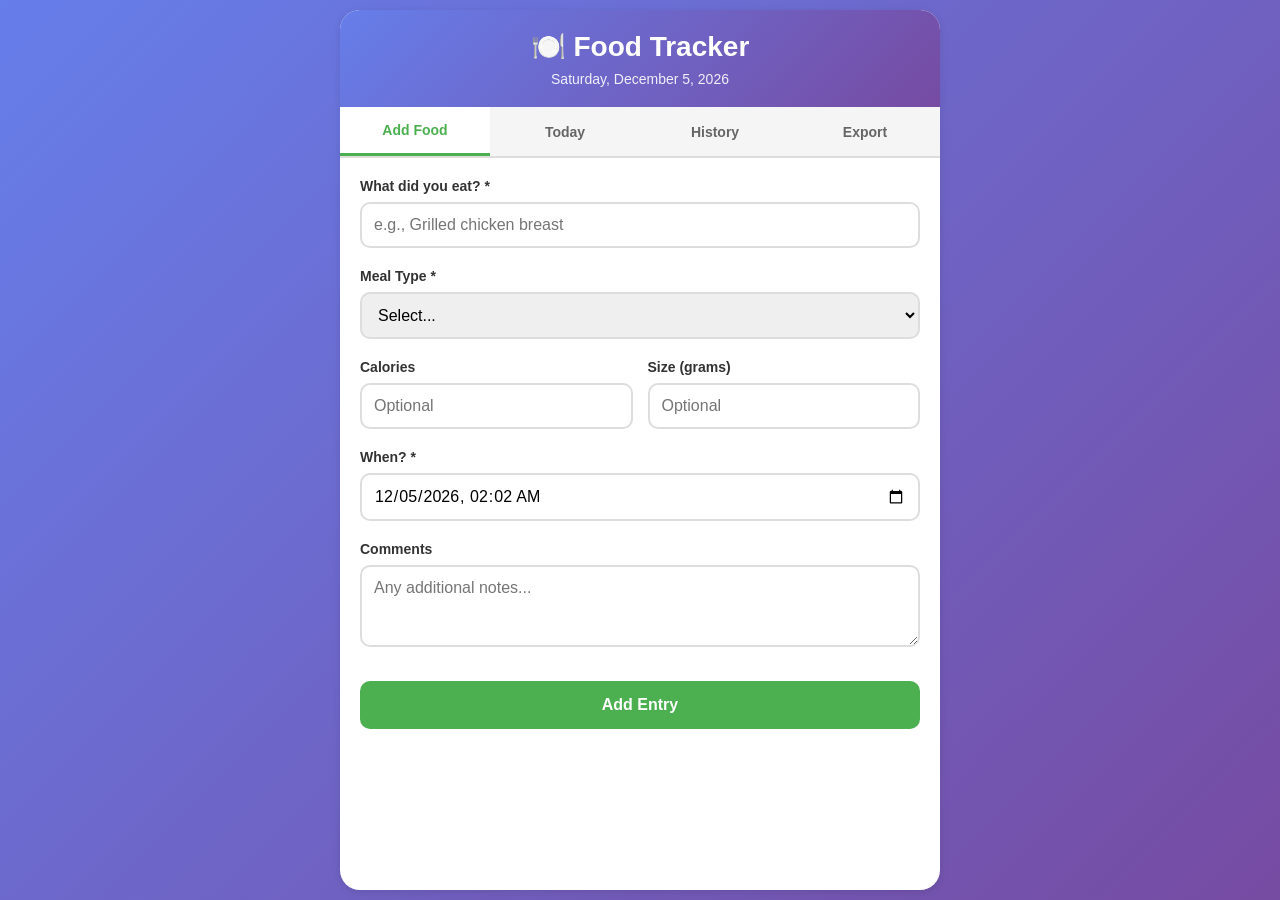
<file: food-tracker/index.html>
<!DOCTYPE html>
<html lang="en">
<head>
    <meta charset="UTF-8">
    <meta name="viewport" content="width=device-width, initial-scale=1.0">
    <title>Food Tracker</title>
    <link rel="stylesheet" href="styles.css">
</head>
<body>
    <div class="container">
        <!-- Header -->
        <header>
            <h1>🍽️ Food Tracker</h1>
            <div class="date-display" id="currentDate"></div>
        </header>

        <!-- Navigation Tabs -->
        <nav class="tabs">
            <button class="tab-btn active" data-tab="add">Add Food</button>
            <button class="tab-btn" data-tab="today">Today</button>
            <button class="tab-btn" data-tab="history">History</button>
            <button class="tab-btn" data-tab="export">Export</button>
        </nav>

        <!-- Add Food Tab -->
        <div class="tab-content active" id="add-tab">
            <form id="foodForm">
                <div class="form-group">
                    <label for="foodName">What did you eat? *</label>
                    <input type="text" id="foodName" required placeholder="e.g., Grilled chicken breast">
                </div>

                <div class="form-group">
                    <label for="mealType">Meal Type *</label>
                    <select id="mealType" required>
                        <option value="">Select...</option>
                        <option value="Breakfast">🌅 Breakfast</option>
                        <option value="Lunch">☀️ Lunch</option>
                        <option value="Dinner">🌙 Dinner</option>
                        <option value="Snack">🍪 Snack</option>
                    </select>
                </div>

                <div class="form-row">
                    <div class="form-group">
                        <label for="calories">Calories</label>
                        <input type="number" id="calories" placeholder="Optional">
                    </div>

                    <div class="form-group">
                        <label for="size">Size (grams)</label>
                        <input type="number" id="size" placeholder="Optional">
                    </div>
                </div>

                <div class="form-group">
                    <label for="time">When? *</label>
                    <input type="datetime-local" id="time" required>
                </div>

                <div class="form-group">
                    <label for="comments">Comments</label>
                    <textarea id="comments" rows="3" placeholder="Any additional notes..."></textarea>
                </div>

                <button type="submit" class="btn btn-primary">Add Entry</button>
            </form>
        </div>

        <!-- Today Tab -->
        <div class="tab-content" id="today-tab">
            <div class="summary-stats" id="todayStats"></div>
            <div id="todayEntries"></div>
        </div>

        <!-- History Tab -->
        <div class="tab-content" id="history-tab">
            <div class="history-controls">
                <label for="daysRange">Show last:</label>
                <select id="daysRange">
                    <option value="7">7 days</option>
                    <option value="30" selected>30 days</option>
                    <option value="60">60 days</option>
                    <option value="90">90 days</option>
                </select>
            </div>
            <div id="historyContent"></div>
        </div>

        <!-- Export Tab -->
        <div class="tab-content" id="export-tab">
            <div class="export-section">
                <h2>Export Your Data</h2>
                <p>Choose a date range to export your food entries for AI analysis:</p>
                
                <div class="form-group">
                    <label for="exportFrom">From:</label>
                    <input type="date" id="exportFrom">
                </div>

                <div class="form-group">
                    <label for="exportTo">To:</label>
                    <input type="date" id="exportTo">
                </div>

                <div class="export-buttons">
                    <button class="btn btn-secondary" id="exportTodayBtn">Export Today</button>
                    <button class="btn btn-secondary" id="exportWeekBtn">Export This Week</button>
                    <button class="btn btn-secondary" id="exportMonthBtn">Export This Month</button>
                    <button class="btn btn-primary" id="exportCustomBtn">Export Custom Range</button>
                </div>

                <div id="exportOutput" class="export-output"></div>
            </div>
        </div>
    </div>

    <!-- Toast Notification -->
    <div id="toast" class="toast"></div>

    <script src="app.js"></script>
</body>
</html>
</file>
<file: food-tracker/styles.css>
* {
    margin: 0;
    padding: 0;
    box-sizing: border-box;
}

:root {
    --primary-color: #4CAF50;
    --primary-dark: #45a049;
    --secondary-color: #2196F3;
    --danger-color: #f44336;
    --text-primary: #333;
    --text-secondary: #666;
    --bg-primary: #ffffff;
    --bg-secondary: #f5f5f5;
    --border-color: #ddd;
    --shadow: 0 2px 8px rgba(0,0,0,0.1);
    --shadow-hover: 0 4px 12px rgba(0,0,0,0.15);
}

body {
    font-family: -apple-system, BlinkMacSystemFont, 'Segoe UI', Roboto, Oxygen, Ubuntu, Cantarell, sans-serif;
    background: linear-gradient(135deg, #667eea 0%, #764ba2 100%);
    min-height: 100vh;
    padding: 10px;
    color: var(--text-primary);
}

.container {
    max-width: 600px;
    margin: 0 auto;
    background: var(--bg-primary);
    border-radius: 20px;
    box-shadow: var(--shadow);
    overflow: hidden;
    min-height: calc(100vh - 20px);
}

/* Header */
header {
    background: linear-gradient(135deg, #667eea 0%, #764ba2 100%);
    color: white;
    padding: 20px;
    text-align: center;
}

header h1 {
    font-size: 28px;
    margin-bottom: 8px;
}

.date-display {
    font-size: 14px;
    opacity: 0.9;
}

/* Navigation Tabs */
.tabs {
    display: flex;
    background: var(--bg-secondary);
    border-bottom: 2px solid var(--border-color);
    overflow-x: auto;
}

.tab-btn {
    flex: 1;
    padding: 15px 10px;
    background: none;
    border: none;
    font-size: 14px;
    font-weight: 600;
    color: var(--text-secondary);
    cursor: pointer;
    transition: all 0.3s;
    white-space: nowrap;
}

.tab-btn.active {
    color: var(--primary-color);
    background: white;
    border-bottom: 3px solid var(--primary-color);
}

/* Tab Content */
.tab-content {
    display: none;
    padding: 20px;
    animation: fadeIn 0.3s;
}

.tab-content.active {
    display: block;
}

@keyframes fadeIn {
    from { opacity: 0; transform: translateY(10px); }
    to { opacity: 1; transform: translateY(0); }
}

/* Form Styles */
.form-group {
    margin-bottom: 20px;
}

.form-row {
    display: grid;
    grid-template-columns: 1fr 1fr;
    gap: 15px;
}

label {
    display: block;
    margin-bottom: 8px;
    font-weight: 600;
    color: var(--text-primary);
    font-size: 14px;
}

input[type="text"],
input[type="number"],
input[type="datetime-local"],
input[type="date"],
select,
textarea {
    width: 100%;
    padding: 12px;
    border: 2px solid var(--border-color);
    border-radius: 10px;
    font-size: 16px;
    transition: all 0.3s;
    font-family: inherit;
}

input:focus,
select:focus,
textarea:focus {
    outline: none;
    border-color: var(--primary-color);
    box-shadow: 0 0 0 3px rgba(76, 175, 80, 0.1);
}

textarea {
    resize: vertical;
}

/* Buttons */
.btn {
    width: 100%;
    padding: 15px;
    border: none;
    border-radius: 10px;
    font-size: 16px;
    font-weight: 600;
    cursor: pointer;
    transition: all 0.3s;
    margin-top: 10px;
}

.btn-primary {
    background: var(--primary-color);
    color: white;
}

.btn-primary:hover {
    background: var(--primary-dark);
    transform: translateY(-2px);
    box-shadow: var(--shadow-hover);
}

.btn-secondary {
    background: var(--secondary-color);
    color: white;
}

.btn-secondary:hover {
    background: #1976D2;
    transform: translateY(-2px);
    box-shadow: var(--shadow-hover);
}

.btn-danger {
    background: var(--danger-color);
    color: white;
    padding: 8px 15px;
    font-size: 14px;
    width: auto;
    margin-top: 0;
}

/* Summary Stats */
.summary-stats {
    background: linear-gradient(135deg, #667eea 0%, #764ba2 100%);
    color: white;
    padding: 20px;
    border-radius: 15px;
    margin-bottom: 20px;
}

.stats-grid {
    display: grid;
    grid-template-columns: repeat(2, 1fr);
    gap: 15px;
    margin-top: 15px;
}

.stat-item {
    background: rgba(255, 255, 255, 0.2);
    padding: 15px;
    border-radius: 10px;
    text-align: center;
}

.stat-value {
    font-size: 24px;
    font-weight: bold;
    margin-bottom: 5px;
}

.stat-label {
    font-size: 12px;
    opacity: 0.9;
}

/* Entry Cards */
.entry-card {
    background: var(--bg-secondary);
    border-radius: 15px;
    padding: 15px;
    margin-bottom: 15px;
    box-shadow: var(--shadow);
    transition: all 0.3s;
}

.entry-card:hover {
    transform: translateY(-2px);
    box-shadow: var(--shadow-hover);
}

.entry-header {
    display: flex;
    justify-content: space-between;
    align-items: center;
    margin-bottom: 10px;
}

.entry-title {
    font-size: 18px;
    font-weight: 600;
    color: var(--text-primary);
}

.meal-badge {
    padding: 5px 12px;
    border-radius: 20px;
    font-size: 12px;
    font-weight: 600;
    background: var(--primary-color);
    color: white;
}

.entry-time {
    color: var(--text-secondary);
    font-size: 14px;
    margin-bottom: 10px;
}

.entry-details {
    display: grid;
    grid-template-columns: repeat(2, 1fr);
    gap: 10px;
    margin-bottom: 10px;
}

.detail-item {
    font-size: 14px;
}

.detail-label {
    color: var(--text-secondary);
    font-size: 12px;
}

.detail-value {
    font-weight: 600;
    color: var(--text-primary);
}

.entry-comments {
    margin-top: 10px;
    padding-top: 10px;
    border-top: 1px solid var(--border-color);
    font-size: 14px;
    color: var(--text-secondary);
    font-style: italic;
}

.entry-actions {
    margin-top: 10px;
    display: flex;
    justify-content: flex-end;
}

/* History */
.history-controls {
    margin-bottom: 20px;
    display: flex;
    align-items: center;
    gap: 10px;
}

.history-controls label {
    margin: 0;
}

.history-controls select {
    flex: 1;
}

.day-group {
    margin-bottom: 30px;
}

.day-header {
    font-size: 18px;
    font-weight: 600;
    color: var(--primary-color);
    margin-bottom: 15px;
    padding-bottom: 10px;
    border-bottom: 2px solid var(--border-color);
}

/* Export Section */
.export-section h2 {
    color: var(--primary-color);
    margin-bottom: 15px;
}

.export-section p {
    color: var(--text-secondary);
    margin-bottom: 20px;
}

.export-buttons {
    display: grid;
    gap: 10px;
}

.export-output {
    margin-top: 20px;
    padding: 15px;
    background: var(--bg-secondary);
    border-radius: 10px;
    display: none;
}

.export-output.show {
    display: block;
}

.export-text {
    background: white;
    padding: 15px;
    border-radius: 8px;
    border: 2px solid var(--border-color);
    font-family: 'Courier New', monospace;
    font-size: 13px;
    white-space: pre-wrap;
    max-height: 400px;
    overflow-y: auto;
    margin-bottom: 15px;
}

.copy-btn {
    background: var(--secondary-color);
    color: white;
    padding: 10px 20px;
    border: none;
    border-radius: 8px;
    font-weight: 600;
    cursor: pointer;
    transition: all 0.3s;
}

.copy-btn:hover {
    background: #1976D2;
}

/* Toast Notification */
.toast {
    position: fixed;
    bottom: 20px;
    left: 50%;
    transform: translateX(-50%) translateY(100px);
    background: #323232;
    color: white;
    padding: 15px 25px;
    border-radius: 25px;
    box-shadow: var(--shadow-hover);
    opacity: 0;
    transition: all 0.3s;
    z-index: 1000;
}

.toast.show {
    transform: translateX(-50%) translateY(0);
    opacity: 1;
}

/* Empty State */
.empty-state {
    text-align: center;
    padding: 40px 20px;
    color: var(--text-secondary);
}

.empty-state-icon {
    font-size: 64px;
    margin-bottom: 15px;
}

.empty-state-text {
    font-size: 16px;
}

/* Responsive */
@media (max-width: 480px) {
    body {
        padding: 0;
    }

    .container {
        border-radius: 0;
        min-height: 100vh;
    }

    header h1 {
        font-size: 24px;
    }

    .tab-btn {
        font-size: 12px;
        padding: 12px 8px;
    }

    .form-row {
        grid-template-columns: 1fr;
    }

    .stats-grid {
        grid-template-columns: 1fr;
    }
}
</file>
